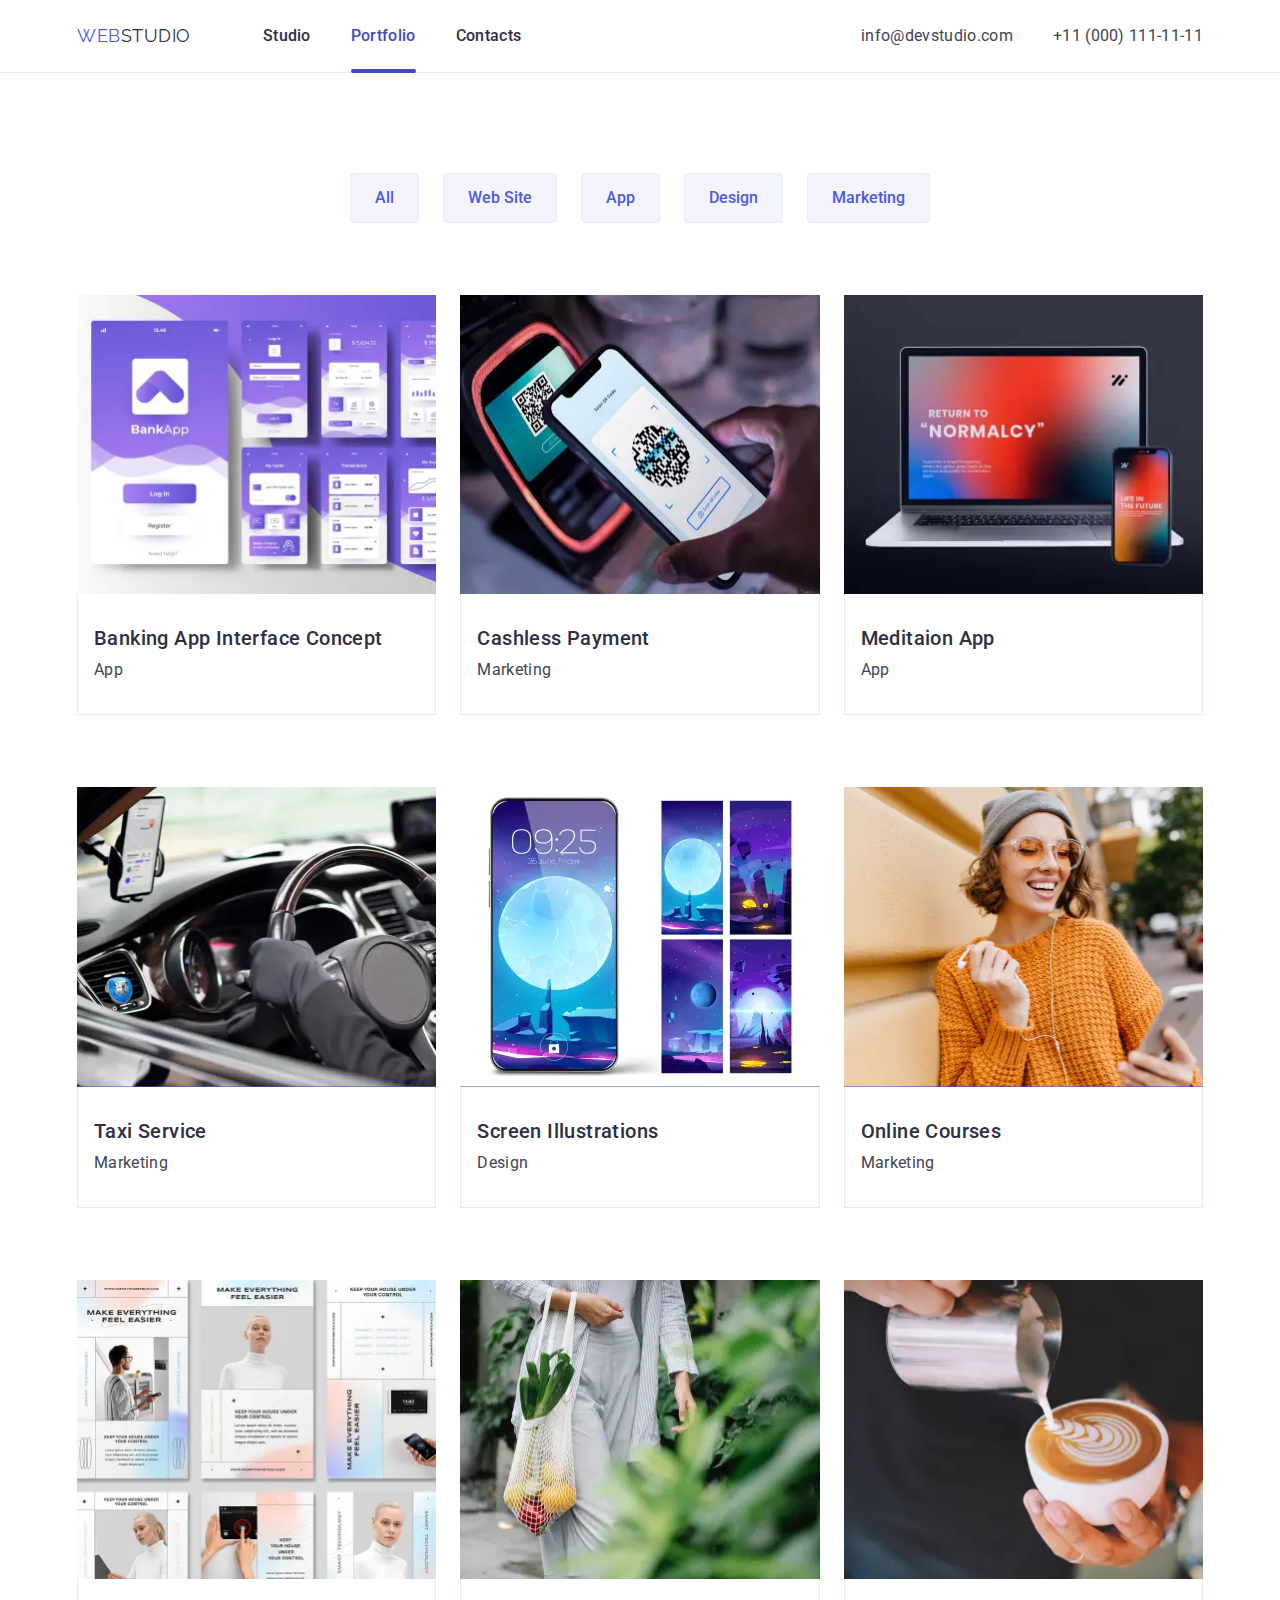
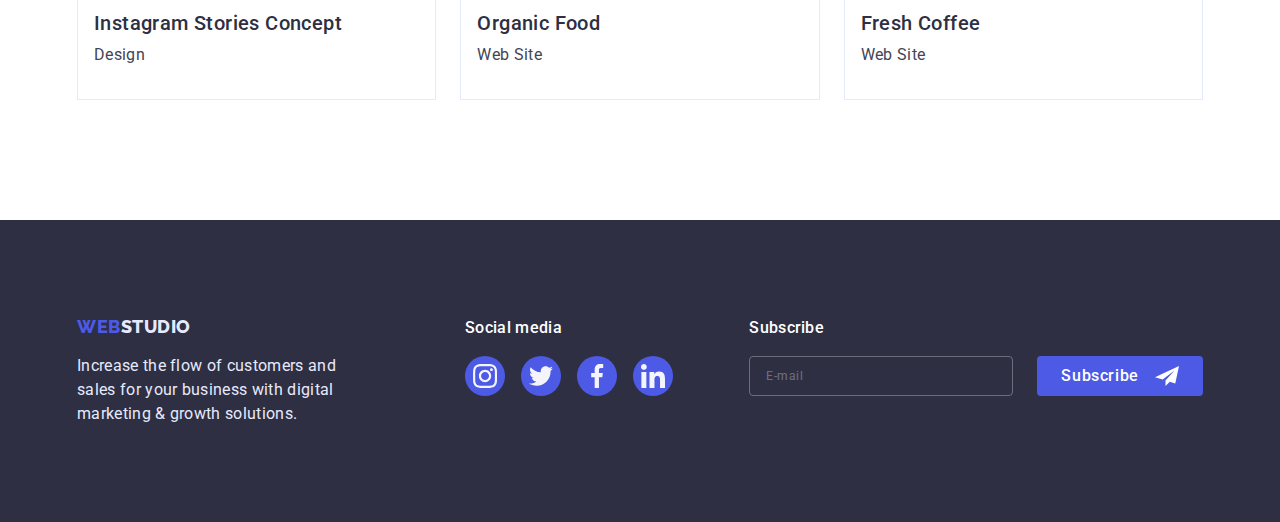
<file: portfolio.html>
<!DOCTYPE html>
<html lang="en">
  <head>
    <meta charset="UTF-8" />
    <meta http-equiv="X-UA-Compatible" content="IE=edge" />
    <meta name="viewport" content="width=device-width, initial-scale=1.0" />
    <title>Document</title>
    <link
      href="https://fonts.googleapis.com/css2?family=Raleway:wght@800&family=Roboto:wght@400;500;700;900&display=swap"
      rel="stylesheet"
    />
    <link
      rel="stylesheet"
      href="https://cdnjs.cloudflare.com/ajax/libs/modern-normalize/1.0.0/modern-normalize.min.css"
    />

    <link rel="stylesheet" href="./css/styles.css" />
  </head>
  <body class="body">
    <header class="header page-header">
      <div class="container header-flex">
        <nav class="site-nav">
          <a href="./index.html" class="logo">Web<span>Studio</span></a>
          <ul class="nav-item">
            <li>
              <a href="./index.html" class="nav-header current-hidden"
                >Studio</a
              >
            </li>
            <li>
              <a href="./portfolio.html" class="nav-header current"
                >Portfolio</a
              >
            </li>
            <li><a href="" class="nav-header current-hidden">Contacts</a></li>
          </ul>
        </nav>
        <address class="adress-container">
          <ul class="adress">
            <li>
              <a href="mailto:info@devstudio.com" class="adress-list"
                >info@devstudio.com</a
              >
            </li>
            <li>
              <a href="tel:+110001111111" class="adress-list"
                >+11 (000) 111-11-11</a
              >
            </li>
          </ul>
        </address>
        <button type="button" class="mobile-menu-open js-open-menu">
          <svg class="burger" width="32" height="22">
            <use
              href="./images/symbol-defs.svg#charm-menu-hamburger--converted"
            ></use>
          </svg>
        </button>
      </div>
      <div class="mobile-menu js-menu-container">
        <div class="container mobile-menu-container">
          <button class="mobile-menu-close-btn js-close-menu">
            <svg class="mobile-menu-close-icon" width="8" height="8">
              <use href="./images/symbol-defs.svg#close-black-min"></use>
            </svg>
          </button>
          <ul class="nav-mobile-menu-list">
            <li class="nav-mobile-menu-item">
              <a
                href="./index.html"
                class="nav-mobile-menu-link current-mob-menu"
                >Studio</a
              >
            </li>
            <li class="nav-mobile-menu-item">
              <a href="./portfolio.html" class="nav-mobile-menu-link"
                >Portfolio</a
              >
            </li>
            <li class="nav-mobile-menu-item">
              <a href="./portfolio.html" class="nav-mobile-menu-link"
                >Contacts</a
              >
            </li>
          </ul>
          <div class="menu-mob-contacts-container">
            <ul class="menu-mob-contacts">
              <li class="menu-mob-contacts-item">
                <a href="tel:+110001111111" class="menu-mob-contacts-tel"
                  >+11 (000) 111-11-11</a
                >
              </li>
              <li class="menu-mob-contacts-item">
                <a
                  href="mailto:info@devstudio.com"
                  class="menu-mob-contacts-mail"
                  >info@devstudio.com</a
                >
              </li>
            </ul>
            <ul class="menu-mob-social-media">
              <li class="menu-mob-social-media-item">
                <a href="" class="menu-mob-social-media-link">
                  <svg class="menu-mob-social-icon" width="24" height="24">
                    <use
                      href="./images/symbol-defs.svg#instagram-footer-min"
                    ></use>
                  </svg>
                </a>
              </li>
              <li class="menu-mob-social-media-item">
                <a href="" class="menu-mob-social-media-link">
                  <svg class="menu-mob-social-icon" width="24" height="24">
                    <use
                      href="./images/symbol-defs.svg#twitter-footer-min"
                    ></use>
                  </svg>
                </a>
              </li>
              <li class="menu-mob-social-media-item">
                <a href="" class="menu-mob-social-media-link">
                  <svg class="menu-mob-social-icon" width="24" height="24">
                    <use
                      href="./images/symbol-defs.svg#facebook-footer-min"
                    ></use>
                  </svg>
                </a>
              </li>
              <li class="menu-mob-social-media-item">
                <a href="" class="menu-mob-social-media-link">
                  <svg class="menu-mob-social-icon" width="24" height="24">
                    <use
                      href="./images/symbol-defs.svg#linkedin-footer-min"
                    ></use>
                  </svg>
                </a>
              </li>
            </ul>
          </div>
        </div>
      </div>
    </header>
    <main>
      <!-- PORTFOLIO -->
      <section class="portfolio section">
        <div class="container">
          <h1 class="title-portfolio hidden">Porfolio</h1>
          <!-- filter  -->
          <ul class="filter-btns">
            <li class="filter-btn">
              <button type="button" class="button-all button-filter">
                All
              </button>
            </li>
            <li class="filter-btn">
              <button type="button" class="button-webs button-filter">
                Web Site
              </button>
            </li>
            <li class="filter-btn">
              <button type="button" class="button-app button-filter">
                App
              </button>
            </li>
            <li class="filter-btn">
              <button type="button" class="button-desighn button-filter">
                Design
              </button>
            </li>
            <li class="filter-btn">
              <button type="button" class="button-marketing button-filter">
                Marketing
              </button>
            </li>
          </ul>
          <!-- portfolio-examples  -->
          <ul class="examples-portfolio">
            <li class="portf-exampl-item">
              <a class="portf-item-link" href="">
                <div class="thumb">
                  <picture>
                    <source
                      srcset="
                        ./images/banking-app-desktop-webp.webp    1x,
                        ./images/banking-app-desktop@2x-webp.webp 2x
                      "
                      media="(min-width: 1200px)"
                      type="image/webp"
                    />

                    <source
                      srcset="
                        ./images/banking-app-desktop-min.jpg    1x,
                        ./images/banking-app-desktop@2x-min.jpg 2x
                      "
                      media="(min-width: 1200px)"
                    />

                    <source
                      srcset="
                        ./images/banking-app-tablet-webp.webp    1x,
                        ./images/banking-app-tablet@2x-webp.webp 2x
                      "
                      media="(min-width: 768px)"
                      type="image/webp"
                    />

                    <source
                      srcset="
                        ./images/banking-app-tablet-min.jpg    1x,
                        ./images/banking-app-tablet@2x-min.jpg 2x
                      "
                      media="(min-width: 768px)"
                    />

                    <source
                      srcset="
                        ./images/banking-app-mobile-webp.webp  1x,
                        ./images/banking-app-mobile@2x-v2.webp 2x
                      "
                      media="(max-width: 768px)"
                      type="image/webp"
                    />

                    <source
                      srcset="./images/banking-app-mobile@2x-min.jpg 2x"
                      media="(max-width: 768px)"
                    />

                    <img
                      src="./images/banking-app-mobile-min.jpg"
                      alt="banking app interface"
                      class="image"
                    />
                  </picture>
                  <div class="overlay">
                    <p class="overlay-text">
                      14 Stylish and User-Friendly App Design Concepts · Task
                      Manager App · Calorie Tracker App · Exotic Fruit Ecommerce
                      App · Cloud Storage App
                    </p>
                  </div>
                </div>
                <div class="exampl-text-container">
                  <h2 class="exampl-title">Banking App Interface Concept</h2>
                  <p class="example-text">App</p>
                </div>
              </a>
            </li>
            <li class="portf-exampl-item">
              <a class="portf-item-link" href="">
                <div class="thumb">
                  <picture>
                    <source
                      srcset="
                        ./images/cashless-payment-desktop-webp.webp    1x,
                        ./images/cashless-payment-desktop@2x-webp.webp 2x
                      "
                      media="(min-width: 1200px)"
                      type="image/webp"
                    />

                    <source
                      srcset="
                        ./images/cashless-payment-desktop-min.jpg    1x,
                        ./images/cashless-payment-desktop@2x-min.jpg 2x
                      "
                      media="(min-width: 1200px)"
                    />

                    <source
                      srcset="
                        ./images/cashless-payment-tablet-webp.webp    1x,
                        ./images/cashless-payment-tablet@2x-webp.webp 2x
                      "
                      media="(min-width: 768px)"
                      type="image/webp"
                    />

                    <source
                      srcset="
                        ./images/cashless-payment-tablet-min.jpg    1x,
                        ./images/cashless-payment-tablet@2x-min.jpg 2x
                      "
                      media="(min-width: 768px)"
                    />

                    <source
                      srcset="
                        ./images/cash-less-payment-app-mobile-webp.webp    1x,
                        ./images/cash-less-payment-app-mobile@2x-webp.webp 2x
                      "
                      media="(max-width: 768px)"
                      type="image/webp"
                    />

                    <source
                      srcset="
                        ./images/cash-less-payment-app-mobile@2x-min.jpg 2x
                      "
                      media="(max-width: 768px)"
                    />

                    <img
                      src="./images/cash-less-payment-app-mobile-min.jpg"
                      alt="cashless paiment app intrerface"
                      class="image"
                    />
                  </picture>
                  <div class="overlay">
                    <p class="overlay-text">
                      14 Stylish and User-Friendly App Design Concepts · Task
                      Manager App · Calorie Tracker App · Exotic Fruit Ecommerce
                      App · Cloud Storage App
                    </p>
                  </div>
                </div>
                <div class="exampl-text-container">
                  <h2 class="exampl-title">Cashless Payment</h2>
                  <p class="example-text">Marketing</p>
                </div>
              </a>
            </li>
            <li class="portf-exampl-item">
              <a class="portf-item-link" href="">
                <div class="thumb">
                  <picture>
                    <source
                      srcset="
                        ./images/meditation-app-desktop-webp.webp    1x,
                        ./images/meditation-app-desktop@2x-webp.webp 2x
                      "
                      media="(min-width: 1200px)"
                      type="image/webp"
                    />

                    <source
                      srcset="
                        ./images/meditation-app-desktop-min.jpg    1x,
                        ./images/meditation-app-desktop@2x-min.jpg 2x
                      "
                      media="(min-width: 1200px)"
                    />

                    <source
                      srcset="
                        ./images/meditation-app-tablet-webp.webp    1x,
                        ./images/meditation-app-tablet@2x-webp.webp 2x
                      "
                      media="(min-width: 768px)"
                      type="image/webp"
                    />

                    <source
                      srcset="
                        ./images/meditation-app-tablet-min.jpg    1x,
                        ./images/meditation-app-tablet@2x-min.jpg 2x
                      "
                      media="(min-width: 768px)"
                    />

                    <source
                      srcset="
                        ./images/meditation-app-mobile-webp.webp    1x,
                        ./images/meditation-app-mobile@2x-webp.webp 2x
                      "
                      media="(max-width: 768px)"
                      type="image/webp"
                    />

                    <source
                      srcset="./images/meditation-app-mobile@2x-min.jpg 2x"
                      media="(max-width: 768px)"
                    />

                    <img
                      src="./images/meditation-app-mobile-min.jpg"
                      alt="meditation app"
                      class="image"
                    />
                  </picture>
                  <div class="overlay">
                    <p class="overlay-text">
                      14 Stylish and User-Friendly App Design Concepts · Task
                      Manager App · Calorie Tracker App · Exotic Fruit Ecommerce
                      App · Cloud Storage App
                    </p>
                  </div>
                </div>
                <div class="exampl-text-container">
                  <h2 class="exampl-title">Meditaion App</h2>
                  <p class="example-text">App</p>
                </div>
              </a>
            </li>
            <li class="portf-exampl-item">
              <a class="portf-item-link" href="">
                <div class="thumb">
                  <picture>
                    <source
                      srcset="
                        ./images/taxi-service-desktop-webp.webp    1x,
                        ./images/taxi-service-desktop@2x-webp.webp 2x
                      "
                      media="(min-width: 1200px)"
                      type="image/webp"
                    />

                    <source
                      srcset="
                        ./images/taxi-service-desktop-min.jpg    1x,
                        ./images/taxi-service-desktop@2x-min.jpg 2x
                      "
                      media="(min-width: 1200px)"
                    />

                    <source
                      srcset="
                        ./images/taxi-service-tablet-webp.webp    1x,
                        ./images/taxi-service-tablet@2x-webp.webp 2x
                      "
                      media="(min-width: 768px)"
                      type="image/webp"
                    />

                    <source
                      srcset="
                        ./images/taxi-service-tablet-min.jpg    1x,
                        ./images/taxi-service-tablet@2x-min.jpg 2x
                      "
                      media="(min-width: 768px)"
                    />

                    <source
                      srcset="
                        ./images/taxi-service-mobile-webp.webp    1x,
                        ./images/taxi-service-mobile@2x-webp.webp 2x
                      "
                      media="(max-width: 768px)"
                      type="image/webp"
                    />

                    <source
                      srcset="./images/taxi-service-mobile@2x-min.jpg 2x"
                      media="(max-width: 768px)"
                    />

                    <img
                      src="./images/taxi-service-mobile-min.jpg"
                      alt="taxi photo"
                      class="image"
                    />
                  </picture>
                  <div class="overlay">
                    <p class="overlay-text">
                      14 Stylish and User-Friendly App Design Concepts · Task
                      Manager App · Calorie Tracker App · Exotic Fruit Ecommerce
                      App · Cloud Storage App
                    </p>
                  </div>
                </div>
                <div class="exampl-text-container">
                  <h2 class="exampl-title">Taxi Service</h2>
                  <p class="example-text">Marketing</p>
                </div>
              </a>
            </li>
            <li class="portf-exampl-item">
              <a class="portf-item-link" href="">
                <div class="thumb">
                  <picture>
                    <source
                      srcset="
                        ./images/screen-ilustrations-desktop-webp.webp    1x,
                        ./images/screen-ilustrations-desktop@2x-webp.webp 2x
                      "
                      media="(min-width: 1200px)"
                      type="image/webp"
                    />

                    <source
                      srcset="
                        ./images/screen-ilustrations-desktop-min.jpg    1x,
                        ./images/screen-ilustrations-desktop@2x-min.jpg 2x
                      "
                      media="(min-width: 1200px)"
                    />

                    <source
                      srcset="
                        ./images/screen-ilustrations-tablet-webp.webp    1x,
                        ./images/screen-ilustrations-tablet@2x-webp.webp 2x
                      "
                      media="(min-width: 768px)"
                      type="image/webp"
                    />

                    <source
                      srcset="
                        ./images/screen-ilustrations-tablet-min.jpg    1x,
                        ./images/screen-ilustrations-tablet@2x-min.jpg 2x
                      "
                      media="(min-width: 768px)"
                    />

                    <source
                      srcset="
                        ./images/screen-ilustrations-desighn-mobile-webp.webp    1x,
                        ./images/screen-ilustrations-desighn-mobile@2x-webp.webp 2x
                      "
                      media="(max-width: 768px)"
                      type="image/webp"
                    />

                    <source
                      srcset="
                        ./images/screen-ilustrations-desighn-mobile@2x-min.jpg 2x
                      "
                      media="(max-width: 768px)"
                    />

                    <img
                      src="./images/screen-ilustrations-desighn-mobile-min.jpg"
                      alt="screen illustrations app"
                      class="image"
                    />
                  </picture>
                  <div class="overlay">
                    <p class="overlay-text">
                      14 Stylish and User-Friendly App Design Concepts · Task
                      Manager App · Calorie Tracker App · Exotic Fruit Ecommerce
                      App · Cloud Storage App
                    </p>
                  </div>
                </div>
                <div class="exampl-text-container">
                  <h2 class="exampl-title">Screen Illustrations</h2>
                  <p class="example-text">Design</p>
                </div>
              </a>
            </li>
            <li class="portf-exampl-item">
              <a class="portf-item-link" href="">
                <div class="thumb">
                  <picture>
                    <source
                      srcset="
                        ./images/online-courses-desktop-webp.webp    1x,
                        ./images/online-courses-desktop@2x-webp.webp 2x
                      "
                      media="(min-width: 1200px)"
                      type="image/webp"
                    />

                    <source
                      srcset="
                        ./images/online-courses-desktop-min.jpg    1x,
                        ./images/online-courses-desktop@2x-min.jpg 2x
                      "
                      media="(min-width: 1200px)"
                    />

                    <source
                      srcset="
                        ./images/online-coursec-tablet-webp.webp    1x,
                        ./images/online-coursec-tablet@2x-webp.webp 2x
                      "
                      media="(min-width: 768px)"
                      type="image/webp"
                    />

                    <source
                      srcset="
                        ./images/online-coursec-tablet-min.jpg    1x,
                        ./images/online-coursec-tablet@2x-min.jpg 2x
                      "
                      media="(min-width: 768px)"
                    />

                    <source
                      srcset="
                        ./images/online-courses-mobile-webp.webp    1x,
                        ./images/online-courses-mobile@2x-webp.webp 2x
                      "
                      media="(max-width: 768px)"
                      type="image/webp"
                    />

                    <source
                      srcset="./images/online-courses-mobile@2x-min.jpg 2x"
                      media="(max-width: 768px)"
                    />
                    <img
                      src="./images/online-courses-mobile-min.jpg"
                      alt="woman smiling"
                      class="image"
                    />
                  </picture>
                  <div class="overlay">
                    <p class="overlay-text">
                      14 Stylish and User-Friendly App Design Concepts · Task
                      Manager App · Calorie Tracker App · Exotic Fruit Ecommerce
                      App · Cloud Storage App
                    </p>
                  </div>
                </div>
                <div class="exampl-text-container">
                  <h2 class="exampl-title">Online Courses</h2>
                  <p class="example-text">Marketing</p>
                </div>
              </a>
            </li>
            <li class="portf-exampl-item">
              <a class="portf-item-link" href="">
                <div class="thumb">
                  <picture>
                    <source
                      srcset="
                        ./images/instagram-stories-concept-desktop-webp.webp    1x,
                        ./images/instagram-stories-concept-desktop@2x-webp.webp 2x
                      "
                      media="(min-width: 1200px)"
                      type="image/webp"
                    />

                    <source
                      srcset="
                        ./images/instagram-stories-concept-desktop-min.jpg    1x,
                        ./images/instagram-stories-concept-desktop@2x-min.jpg 2x
                      "
                      media="(min-width: 1200px)"
                    />

                    <source
                      srcset="
                        ./images/instagram-stories-concept-tablet-webp.webp    1x,
                        ./images/instagram-stories-concept-tablet@2x-webp.webp 2x
                      "
                      media="(min-width: 768px)"
                      type="image/webp"
                    />

                    <source
                      srcset="
                        ./images/instagram-stories-concept-tablet-min.jpg    1x,
                        ./images/instagram-stories-concept-tablet@2x-min.jpg 2x
                      "
                      media="(min-width: 768px)"
                    />

                    <source
                      srcset="
                        ./images/instagram-stories-mobile-webp.webp    1x,
                        ./images/instagram-stories-mobile@2x-webp.webp 2x
                      "
                      media="(max-width: 768px)"
                      type="image/webp"
                    />

                    <source
                      srcset="./images/instagram-stories-mobile@2x-min.jpg 2x"
                      media="(max-width: 768px)"
                    />
                    <img
                      src="./images/instagram-stories-mobile-min.jpg"
                      alt="instagram stiries concept app"
                      class="image"
                    />
                  </picture>
                  <div class="overlay">
                    <p class="overlay-text">
                      14 Stylish and User-Friendly App Design Concepts · Task
                      Manager App · Calorie Tracker App · Exotic Fruit Ecommerce
                      App · Cloud Storage App
                    </p>
                  </div>
                </div>
                <div class="exampl-text-container">
                  <h2 class="exampl-title">Instagram Stories Concept</h2>
                  <p class="example-text">Design</p>
                </div>
              </a>
            </li>
            <li class="portf-exampl-item">
              <a class="portf-item-link" href="">
                <div class="thumb">
                  <picture>
                    <source
                      srcset="
                        ./images/organic-food-desktop-webp.webp    1x,
                        ./images/organic-food-desktop@2x-webp.webp 2x
                      "
                      media="(min-width: 1200px)"
                      type="image/webp"
                    />

                    <source
                      srcset="
                        ./images/organic-food-desktop-min.jpg    1x,
                        ./images/organic-food-desktop@2x-min.jpg 2x
                      "
                      media="(min-width: 1200px)"
                    />

                    <source
                      srcset="
                        ./images/organic-food-tablet-webp.webp    1x,
                        ./images/organic-food-tablet@2x-webp.webp 2x
                      "
                      media="(min-width: 768px)"
                      type="image/webp"
                    />

                    <source
                      srcset="
                        ./images/organic-food-tablet-min.jpg    1x,
                        ./images/organic-food-tablet@2x-min.jpg 2x
                      "
                      media="(min-width: 768px)"
                    />

                    <source
                      srcset="
                        ./images/organic-food-mobile-webp.webp    1x,
                        ./images/organic-food-mobile@2x-webp.webp 2x
                      "
                      media="(max-width: 768px)"
                      type="image/webp"
                    />

                    <source
                      srcset="./images/organic-food-mobile@2x-min.jpg 2x"
                      media="(max-width: 768px)"
                    />

                    <img
                      src="./images/organic-food-mobile-min.jpg"
                      alt="woman with organic food"
                      class="image"
                    />
                  </picture>
                  <div class="overlay">
                    <p class="overlay-text">
                      14 Stylish and User-Friendly App Design Concepts · Task
                      Manager App · Calorie Tracker App · Exotic Fruit Ecommerce
                      App · Cloud Storage App
                    </p>
                  </div>
                </div>
                <div class="exampl-text-container">
                  <h2 class="exampl-title">Organic Food</h2>
                  <p class="example-text">Web Site</p>
                </div>
              </a>
            </li>
            <li class="portf-exampl-item">
              <a class="portf-item-link" href="">
                <div class="thumb">
                  <picture>
                    <source
                      srcset="
                        ./images/fresh-coffe-desktop-webp.webp    1x,
                        ./images/fresh-coffe-desktop@2x-webp.webp 2x
                      "
                      media="(min-width: 1200px)"
                      type="image/webp"
                    />

                    <source
                      srcset="
                        ./images/fresh-coffe-desktop-min.jpg    1x,
                        ./images/fresh-coffe-desktop@2x-min.jpg 2x
                      "
                      media="(min-width: 1200px)"
                    />

                    <source
                      srcset="
                        ./images/fresh-coffe-tablet-webp.webp    1x,
                        ./images/fresh-coffe-tablet@2x-webp.webp 2x
                      "
                      media="(min-width: 768px)"
                      type="image/webp"
                    />

                    <source
                      srcset="
                        ./images/fresh-coffe-tablet-min.jpg    1x,
                        ./images/fresh-coffe-tablet@2x-min.jpg 2x
                      "
                      media="(min-width: 768px)"
                    />

                    <source
                      srcset="
                        ./images/fresh-coffe-mobile-webp.webp    1x,
                        ./images/fresh-coffe-mobile@2x-webp.webp 2x
                      "
                      media="(max-width: 768px)"
                      type="image/webp"
                    />

                    <source
                      srcset="./images/fresh-coffe-mobile@2x-min.jpg 2x"
                      media="(max-width: 768px)"
                    />
                    <img
                      src="./images/fresh-coffe-mobile-min.jpg"
                      alt="a cup of coffee"
                      class="image"
                    />
                  </picture>
                  <div class="overlay">
                    <p class="overlay-text">
                      14 Stylish and User-Friendly App Design Concepts · Task
                      Manager App · Calorie Tracker App · Exotic Fruit Ecommerce
                      App · Cloud Storage App
                    </p>
                  </div>
                </div>
                <div class="exampl-text-container">
                  <h2 class="exampl-title">Fresh Coffee</h2>
                  <p class="example-text">Web Site</p>
                </div>
              </a>
            </li>
          </ul>
        </div>
      </section>
    </main>
    <!-- FOOTER  -->
    <footer class="footer">
      <div class="container">
        <div class="footer-flex-container">
          <div class="footer-flex">
            <a href="./index.html" class="logo-footer"
              >Web<span>Studio</span></a
            >
            <p>
              Increase the flow of customers and sales for your business with
              digital marketing & growth solutions.
            </p>
          </div>
          <div class="social-media-container">
            <p>Social media</p>
            <ul class="social-media-list">
              <li>
                <a class="footer-social-icon" href="">
                  <svg class="footer-icon-svg" width="24" height="24">
                    <use
                      href="./images/symbol-defs.svg#instagram-footer-min"
                    ></use>
                  </svg>
                </a>
              </li>
              <li>
                <a class="footer-social-icon" href="">
                  <svg class="footer-icon-svg" width="24" height="24">
                    <use
                      href="./images/symbol-defs.svg#twitter-footer-min"
                    ></use>
                  </svg>
                </a>
              </li>
              <li>
                <a class="footer-social-icon" href="">
                  <svg class="footer-icon-svg" width="24" height="24">
                    <use
                      href="./images/symbol-defs.svg#facebook-footer-min"
                    ></use>
                  </svg>
                </a>
              </li>
              <li>
                <a class="footer-social-icon" href="">
                  <svg class="footer-icon-svg" width="24" height="24">
                    <use
                      href="./images/symbol-defs.svg#linkedin-footer-min"
                    ></use>
                  </svg>
                </a>
              </li>
            </ul>
          </div>
          <form class="form-footer-subscribe">
            <div class="footer-subscribe-container">
              <label for="subscribe" class="label-subscriber">Subscribe</label>
              <input
                class="footer-cubscr-input"
                name="email"
                type="email"
                id="subscribe"
                placeholder="E-mail"
              />
            </div>

            <button type="submit" class="subscribe-button-footer">
              Subscribe<svg width="24" height="24" class="svg-button-subscr">
                <use href="./images/symbol-defs.svg#paper-plane-min"></use>
              </svg>
            </button>
          </form>
        </div>
      </div>
    </footer>
    <script src="./js/mobile-menu.js"></script>
  </body>
</html>
</file>
<file: css/styles.css>
:root {
    --primary-brand-button-color: #4D5AE5;
    --pressed-hover-button-color: #404BBF;
    --hover-navigation-adress: #404BBF;
    --headings-dark-color: #2E2F42;
    --success-valid-fields-color: #31D0AA;
    --body-text-color: #434455;
    --subtle-text-color: #8E8F99;
    --accent-color: #E7E9FC;
    --modal-overlay-color: #2E2F42;
    --hero-one-background-color: #2E2F42;
    --hero-text-color: #ffffff; 
    --background-header-color:#E7E9FC;
    --backgroung-footer-color: #2E2F42;
    --footer-text-color: #E7E9FC;
    --button-text-hover-color: #ffffff;
    --light-mode-backgrounds: #F4F4FD;
    --footer-icons-social-buttons:rgba(255, 255, 255, 0.1);
    --modal-background-color:#fcfcfc;
    --transform-cubik:cubic-bezier(0.4, 0, 0.2, 1);
}
p {
   margin-top: 0;
   margin-bottom: 0;
}

  /* BODY  */

  body {
    font-family: Roboto, sans-serif; 
    letter-spacing: 0.02em; 
    font-size: 16px;
    line-height: 1.5;
    color:var(--body-text-color);
       }

.container {
padding-left: 16px;
padding-right: 16px;
/* outline: 1px solid red; */
max-width: 427px;
margin-left: auto;
margin-right: auto;

}

@media screen and (min-width: 428px) { 
    .container {
        max-width: none;
        width: 427px;
        
    }
    
}

@media screen and (min-width: 768px) {
    .container {
        width: 768px;
        padding-left: 16px;
        padding-right: 16px;
        
    }
        
}

@media screen and (min-width: 1200px) {
    .container {
        width: 1158px;
        margin-left: auto;
       margin-right: auto;
        
    }
        

}



/* HEADER */




@media screen and (max-width: 767px) { 
    .nav-item {display: none;     
        }  
    .adress {
         display: none;
         
        }
}









.page-header {
    border-bottom: 1px solid var(--accent-color);
    
}

.header-flex {
    padding-top: 24px;
    padding-bottom: 22px;
    display: flex; 
    justify-content: space-between;  
   
   
}
.mobile-menu-open {
    padding:0px;
    display: flex;
    justify-content: center;
    align-items: center;
    background-color: white;
    outline: none;
    border: none;
    transition: background-color 250ms cubic-bezier(0.4, 0, 0.2, 1), fill 250ms cubic-bezier(0.4, 0, 0.2, 1);
}

.mobile-menu-open:focus {
    background-color: var(--pressed-hover-button-color);
    fill: white;
    
}




.site-nav { 
    display: flex;
    align-items: center; }
/* -Logo- */
.logo { margin-right:76px; color:var(--primary-brand-button-color); font-family: Raleway, sans-serif; letter-spacing: 0.03em; font-size: 18px;
    line-height: 1.33; text-transform: uppercase;
    text-decoration: none;}
.logo>span {color:var(--headings-dark-color); }

@media screen and (min-width: 768px) {

    .logo {
        margin-right: 120px;
    }

    .header .header-flex {
        padding-top: 0;
        padding-bottom: 0;
    }

    .page-header {
        padding-top: 0;
        padding-bottom: 0;
    }

    .nav-item {
        display: flex;
        padding-left: 0px;
    }

    .nav-item li {
        margin-right: 40px;
    }

    .nav-item li:last-child {
        margin-right: 0;
    }

    .nav-header {
        color: var(--headings-dark-color);
        font-weight: 500;
        transition: color 250ms cubic-bezier(0.4, 0, 0.2, 1);
    }

    .nav-header:hover {
        color: var(--hover-navigation-adress);
    }

    .nav-header:focus {
        color: var(--hover-navigation-adress);
    }

    .nav-item .nav-header {
        display: block;
        padding-top: 24px;
        padding-bottom: 24px;
    }

    .current {
        position: relative;
        color: var(--hover-navigation-adress);
    }

    .current::after {
        content: '';
        position: absolute;
        bottom: -1px;
        left: 0;
        opacity: 1;
        width: 100%;
        height: 4px;
        border-radius: 2px;
        background-color: var(--pressed-hover-button-color);

    }

    .current-hidden {
        position: relative;

    }

    .current-hidden::after {
        content: '';
        position: absolute;
        bottom: -1px;
        left: 0;
        opacity: 0;
        width: 100%;
        height: 4px;
        border-radius: 2px;
        background-color: var(--pressed-hover-button-color);
        transition: opacity 250ms cubic-bezier(0.4, 0, 0.2, 1);
    }

    .current-hidden:hover::after {
        opacity: 1;
    }

    .current-hidden:focus::after {
        opacity: 1;
    }



    .header-flex>.mobile-menu-open {
        display: none;
    }

    .header ul {
        list-style: none;
        margin-top: 0;
        margin-bottom: 0;
    }

    .header a {
        text-decoration: none;
    }

    .adress {

        padding-left: 0px;
        padding-top: 16px;
        display: block;
    }



    .adress li:first-child {
        margin-left: 0px;
        margin-bottom: 12px;
    }

    .adress-list {
        display: block;

        color: var(--body-text-color);
        font-style: normal;
        font-size: 12px;
        line-height: 1.16;


        padding: 0;


        transition: color 250ms cubic-bezier(0.4, 0, 0.2, 1);
    }

    .adress-list:hover {
        color: var(--hover-navigation-adress);
    }

    .adress-list:focus {
        color: var(--hover-navigation-adress);
    }

}

@media screen and (min-width: 1200px) {

    .logo {
        margin-right: 72px;
    }

   .adress-container {
        display: flex;
        align-items: center;
    }

    .adress {
        display: flex;
        align-items: center;
        padding: 0;

    }


    .adress-list {

        font-size: 16px;
        margin-left: 40px;
    }

    .adress li:first-child {
        margin-bottom: 0;
    }


}


/* MOBILE-MENU */

.mobile-menu {
    position: fixed;
    width: 100%;
    height: 100%;
    top: 0;
    left: 0;
    z-index: 1000;
    background-color: var(--modal-background-color);
    
    opacity: 0;
    visibility: hidden;
    pointer-events: none;
    transition: opacity 250ms cubic-bezier(0.4, 0, 0.2, 1), visibility 250ms cubic-bezier(0.4, 0, 0.2, 1);
    
} 
.mobile-menu.is-open {
    opacity: 1;
        visibility: visible;
        pointer-events: auto;
}

.mobile-menu-container {
    height: 100%;
    position: relative;
    display: flex;
    flex-direction: column;
    justify-content: space-between;
    padding-left: 40px;
    padding-right: 40px;
    padding-bottom: 40px;
    padding-top: 80px;
}

.mobile-menu-close-btn {

    position: absolute;
    right: 24px;
    top: 24px;
    width: 24px;
    height: 24px;
    border-radius: 50%;
    border: 1px solid var(--accent-color);
    background-color: transparent;
    display: flex;
    justify-content: center;
    align-items: center;
    cursor: pointer;
    transition: background-color 250ms cubic-bezier(0.4, 0, 0.2, 1), border-color 250ms cubic-bezier(0.4, 0, 0.2, 1);

}

.mobile-menu-close-icon {
   fill: var(--hero-one-background-color);
    transition: fill 250ms cubic-bezier(0.4, 0, 0.2, 1);
}

.mobile-menu-close-btn:focus, .mobile-menu-close-btn:hover  {
    background-color: var(--pressed-hover-button-color);
    border-color: var(--pressed-hover-button-color);
    outline: none;

}
 .mobile-menu-close-btn:focus 
 .mobile-menu-close-icon {
    fill: var(--button-text-hover-color);
}

.mobile-menu-close-btn:hover .mobile-menu-close-icon {
    fill: var(--button-text-hover-color);
}
.nav-mobile-menu-list {
    list-style: none;
    padding: 0;
    margin-top: 0;
    margin-bottom: auto;
}
.nav-mobile-menu-item:not(:last-child) {

    margin-bottom: 40px;
}




.nav-mobile-menu-link {
    display: block;
    text-decoration: none;
    color: var(--headings-dark-color);
    font-weight: 700;
    font-size: 36px;
    line-height: 1.11;
    letter-spacing: 0.02em;
    transition: color 250ms cubic-bezier(0.4, 0, 0.2, 1);


}

.current-mob-menu {
    color: var(--pressed-hover-button-color);
}



.nav-mobile-menu-link:focus {
    color: var(--pressed-hover-button-color);
    outline: none;
}
.nav-mobile-menu-link:hover {
    color: var(--pressed-hover-button-color);
    outline: none;
}

.menu-mob-contacts {

    list-style: none;
    padding: 0;
    margin-top: 0;
    margin-bottom: 48px;
}

.menu-mob-contacts-tel {
   display: block;
    text-decoration: none;
    font-family: 'Roboto';
    font-style: normal;
    font-weight: 700;
    font-size: 36px;
    line-height: 1.11;
    letter-spacing: 0.02em;
    color: var(--primary-brand-button-color);
}
.menu-mob-contacts-mail {
    display: block;
    text-decoration: none;
    font-weight: 500;
    font-size: 20px;
    line-height: 1.2;
    letter-spacing: 0.02em;
    color: var(--body-text-color);
    
}

.menu-mob-contacts-item:not(:last-child) {
    margin-bottom: 40px;
}

.menu-mob-social-media {
    display: flex;
    justify-content: space-between;
    /* flex-wrap: wrap; */
    list-style: none;
    max-width: 328px;
    margin-top: 0;
    padding-left: 0;
    /* gap: 56px; */
    margin-bottom: 0;
    
}
.menu-mob-social-media-link {
    width: 40px;
    height: 40px;
    border-radius: 50%;
    cursor: pointer;
    display: flex;
    justify-content: center;
    align-items: center;
    background-color: var(--primary-brand-button-color);
        transition: background-color 250ms cubic-bezier(0.4, 0, 0.2, 1);
}

.menu-mob-social-media-link:hover {
    background-color: var(--pressed-hover-button-color);
}

.menu-mob-social-media-link:focus {
    background-color: var(--pressed-hover-button-color);
    outline: none;
}





/* footer/ */


.footer a {
    text-decoration: none;
}

.footer {
    padding-top: 96px;
    padding-bottom: 96px;
    background-color: var(--backgroung-footer-color);
    color: var(--footer-text-color);
}

.footer-flex {
    width: 268px;
    margin-right: auto;
    margin-left: auto;
    margin-bottom: 72px;
}

.logo-footer {
    display: inline-block;
    margin-bottom: 16px;

    color: var(--primary-brand-button-color);
    font-family: 'Raleway';
    font-style: normal;
    font-weight: 800;
    font-size: 18px;
    line-height: 1.16;
    letter-spacing: 0.03em;
    text-transform: uppercase;
    
}

.logo-footer>span {
    color: var(--footer-text-color);
}

.social-media-container>p {
    margin-bottom: 16px;
    font-weight: 500;
    color: var(--button-text-hover-color);
}

.social-media-container {
    margin-right: auto;
    margin-left: auto;
    text-align: center;
    margin-bottom: 72px;

}

.social-media-list {
    padding-left: 0;
    list-style: none;
    margin: 0;
    display: flex;
    justify-content: center;
    gap: 16px;
}

.footer-social-icon {
    display: flex;
    align-items: center;
    justify-content: center;
    width: 40px;
    height: 40px;
    background-color: var(--primary-brand-button-color);
    border-radius: 50%;
    transition: background-color 250ms cubic-bezier(0.4, 0, 0.2, 1);

}

.footer-social-icon:hover,
.footer-social-icon:focus {
    background-color: var(--success-valid-fields-color);

}



.subscribe-button-footer {
    display: flex;
    gap: 16px;
    align-items: center;
    margin-right: auto;
    margin-left: auto;

    background-color: var(--primary-brand-button-color);
    color: var(--button-text-hover-color);
    border-radius: 4px;
    min-width: 165px;
    max-height: 40px;
    border: 0;
    padding: 8px 24px;
    text-align: left;

    font-family: 'Roboto';
    font-style: normal;
    font-weight: 500;
    font-size: 16px;
    letter-spacing: 0.04em;
    line-height: 1.5;
    transition: background-color 250ms cubic-bezier(0.4, 0, 0.2, 1);
    cursor: pointer;
}

.subscribe-button-footer:hover {
    background-color: var(--pressed-hover-button-color);
}

.subscribe-button-footer:focus {
    background-color: var(--pressed-hover-button-color);
}

.svg-button-subscr {
    fill: var(--button-text-hover-color);

}

.footer-subscribe-container {
    
    width:100%;
    display: flex;
    flex-direction: column;
    margin-right: auto;
    margin-left: auto;
    text-align: center;
    margin-bottom: 16px;
}



.footer-cubscr-input {
    height: 40px;
    border: 1px solid var(--button-text-hover-color);
    background-color: var(--backgroung-footer-color);
    border-radius: 4px;
    color: var(--hero-text-color);
    padding: 8px 16px;
    font-size: 12px;
    letter-spacing: 0.04em;
    line-height: 2;
    opacity: 0.3;
}

.footer-cubscr-input::placeholder {
    color: var(--hero-text-color);
    font-size: 12px;
    letter-spacing: 0.04em;
    line-height: 2;
}



.label-subscriber {
    margin-bottom: 16px;
    font-weight: 500;
    color: var(--hero-text-color);

}

@media screen and (min-width: 768px) {
  
    .footer-flex-container {
        padding-left: 108px;
            display: flex;
            gap: 24px;
            flex-wrap: wrap;
        }
    .footer-flex {
        margin-left: 0;
        margin-right: 0;
        margin-bottom: 48px;
    }
    .form-footer-subscribe {
        display: flex;
        gap: 24px;
            height: fit-content;
            align-items: end;
        
    }
    .social-media-container {
        text-align: start;
        margin: 0;
    }

    .footer-subscribe-container {
        margin-bottom: 0;
        width: 264px;
        text-align:left;
    }

}

@media screen and (min-width: 1200px) {
      
    .footer-flex-container {
            padding-left: 0;
            gap:0;
            justify-content: space-between;
        }

    .footer-flex {
           margin-right: 120px;
           margin-bottom: 0;
    }
    .social-media-container {
        margin-right: auto;
    }
}

/* MAIN */

/* Hero-Section */

.section-hero-one {
    
    text-align: center;
    margin-left: auto;
    margin-right: auto;
    padding-top: 112px;
    padding-bottom: 112px;
    max-width: 428px;
    background-image: linear-gradient(to right, rgba(46, 47, 66, 0.7), rgba(46, 47, 66, 0.7)),
        url(../images/hero-bg-mobile-min.jpg);
    background-repeat: no-repeat;
    background-position: center;
    background-size: cover;
}

@media screen and (min-device-pixel-ratio: 2) and (max-width: 767px),
       screen and (min-resolution: 192dpi) and (max-width: 767px),
       screen and (min-resolution: 2dppx) and (max-width: 767px) 
       {

        .section-hero-one {

            background-image: linear-gradient(to right, rgba(46, 47, 66, 0.7), rgba(46, 47, 66, 0.7)),
            url(../images/hero-bg-mobile@2x-min.jpg);
        
        }
       }

   .section-hero-one .hero-one {
       max-width: 320px;
       margin-top: 0;
       margin-bottom: 72px;
       margin-right: auto;
       margin-left: auto;
       color: var(--hero-text-color);
       font-size: 36px;
       line-height: 1.11;
       text-align: center;
       letter-spacing: 0.02em;
       text-transform: capitalize;
   }

   .style-button {
       min-width: 169px;
       min-height: 56px;
       border-radius: 4px;
       border: 0;
       padding: 16px 32px;
       text-align: center;

       font-family: roboto, sans-serif;
       font-style: normal;
       font-weight: 500;
       font-size: 16px;
       line-height: 1.5;
       cursor: pointer;
       background-color: var(--primary-brand-button-color);
       color: var(--button-text-hover-color);
       letter-spacing: 0.04em;

       box-shadow: 0px 4px 4px rgba(0, 0, 0, 0.15);

       transition: background-color 250ms cubic-bezier(0.4, 0, 0.2, 1);
   }

   .style-button:hover {
       background-color: var(--pressed-hover-button-color);
   }

   .style-button:focus {
       background-color: var(--pressed-hover-button-color);
       outline: none;
   }

   @media screen and (min-width: 768px) {

    .section-hero-one {
        max-width: none;
        width: 768px;
        background-image: linear-gradient(to right, rgba(46, 47, 66, 0.7), rgba(46, 47, 66, 0.7)),
                url(../images/hero-bg-tablet-min.jpg);
    }
     
     

     }


  @media screen and (min-device-pixel-ratio: 2) and (min-width: 768px),
    screen and (min-resolution: 192dpi) and (min-width: 768px),
    screen and (min-resolution: 2dppx) and (min-width: 768px) {

        .section-hero-one {
    
    
                background-image: linear-gradient(to right, rgba(46, 47, 66, 0.7), rgba(46, 47, 66, 0.7)),
                    url(../images/hero-bg-tablet@2x-min.jpg);
            }
        }


   @media screen and (min-width: 1200px) {
    
     .section-hero-one { 
        width: 100%;
         max-width: 1400px;
         
         background-image: linear-gradient(to right, rgba(46, 47, 66, 0.7), rgba(46, 47, 66, 0.7)),
             url(../images/hero-bg-desktop-min.jpg);

         padding-top: 188px;
        padding-bottom: 188px;
     }
      .section-hero-one .hero-one {
        max-width: 496px;
        font-size: 56px;
        line-height: 1.07 ;
     }
    }


    @media screen and (min-device-pixel-ratio: 2) and (min-width: px),
    screen and (min-resolution: 192dpi) and (min-width: 1200px),
    screen and (min-resolution: 2dppx) and (min-width: 1200px) {
        .section-hero-one {
       
            background-image: linear-gradient(to right, rgba(46, 47, 66, 0.7), rgba(46, 47, 66, 0.7)),
                    url(../images/hero-bg-desktop@2x-min.jpg);
            }
        }

       

.style-button {
    min-width: 169px;
    min-height: 56px; 
    border-radius: 4px;
    border: 0;
    padding: 16px 32px;
    text-align: center;
    
    font-family: roboto, sans-serif;
    font-style: normal;
    font-weight: 500;
    font-size: 16px;
    line-height: 1.5; 
    cursor: pointer; 
    background-color:var(--primary-brand-button-color); 
    color:var(--button-text-hover-color); 
    letter-spacing: 0.04em; 

    transition: background-color 250ms cubic-bezier(0.4, 0, 0.2, 1);
    }
.style-button:hover {background-color:var(--pressed-hover-button-color) ; }
.style-button:focus {background-color: var(--pressed-hover-button-color);
    } 

/* FEATURES */
.section {
    padding-top: 96px;
    padding-bottom: 96px;

}

.title {
    margin-top: 0;
    margin-bottom: 72px;

    font-family: 'Roboto';
    font-weight: 700;
    font-size: 36px;
    line-height: 1.11;
    text-align: center;
    letter-spacing: 0.02em;
    text-transform: capitalize;
    color: var(--headings-dark-color);
}

.hidden {
    display: none;
}

.features {
    color: var(--body-text-color);
   
  }

.features ul {
    list-style: none;
    margin-top: 0;
    margin-bottom: 0;
    padding-left: 0;
}

.features-item:not(:last-child) {

    margin-bottom: 72px;
}

.features-svg-container {
    display: none;
}

.headings-features {
    margin-top: 0;
    margin-bottom: 8px;
    color: var(--headings-dark-color);
    font-family: 'Roboto';
    font-weight: 700;
    font-size: 36px;
    line-height: 1.11;
    text-align: center;
}

@media screen and (min-width: 768px) {

    .features-item {
      flex-basis: calc((100% - 24px) / 2);
        }
     
    .features-flex {
     display: flex;
     flex-wrap: wrap;
     padding-left: 0px;
     justify-content: space-between;
     gap: 24px;
 }
}

@media screen and (min-width: 1200px) {


.features-flex {
    flex-wrap: nowrap;

}

    .features-item {
        width: calc((100% - 24px) / 3);
        }

    .features-flex .features-item {
        margin-bottom: 0;

    }
   
    .headings-features {
        font-weight: 500;
        font-size: 20px;
        line-height: 1.2;
        text-align: start;
        margin-bottom: 8px;
    }

    .features-svg-container {
    height: 112px;
    background-color: var(--light-mode-backgrounds);
   
    margin-bottom: 8px;
    display: flex;
    align-items: center;
    justify-content: center;
}

   
}




/* .hidden {display: none;}

.team-flex-item {
    max-width: calc((100% - 72px) / 4);
    background-color: var(--hero-text-color);
    box-shadow: 0px 1px 6px rgba(46, 47, 66, 0.08), 0px 1px 1px rgba(46, 47, 66, 0.16), 0px 2px 1px rgba(46, 47, 66, 0.08);
    border-radius: 0px 0px 4px 4px;
} */



/* What we are doing */

.examples {display: none;}


@media screen and (min-width: 1200px) {
    .examples {
        display: block;
    }
.section {
    padding-top: 120px;
    padding-bottom: 120px;
}

.examples ul {
    list-style: none;
    margin-top: 0;
    margin-bottom: 0;
}

.examples-flex {
    padding-left: 0;
    display: flex;
    justify-content: center;
    gap: 24px;
}

}



/* OUR TEAM  */
.team {
    background-color: var(--light-mode-backgrounds);
    
}

.team-flex {
    display: flex;
    flex-direction: column;
    gap: 72px;
    align-items: center;
    list-style: none;    
    padding-left: 0px;
    margin-top: 0;
    margin-bottom: 0;
    
}

.team-flex-item {
    width: 264px;
    text-align: center;
    background-color: var(--hero-text-color);
    box-shadow: 0px 1px 6px rgba(46, 47, 66, 0.08), 0px 1px 1px rgba(46, 47, 66, 0.16), 0px 2px 1px rgba(46, 47, 66, 0.08);
    border-radius: 0px 0px 4px 4px;
}



.team-text-container {
    padding-top: 32px;
    padding-bottom: 32px;
}

.social-icons-team {
    list-style: none;
    margin-top: 8px;
    padding-left: 0;
    display: flex;
    gap: 24px;
    justify-content: center;

}

.button-soc {
    display: flex;
    justify-content: center;
    align-items: center;
    border: none;
    width: 40px;
    height: 40px;
    border-radius: 50%;
    background-color: var(--primary-brand-button-color);
    transition: background-color 250ms cubic-bezier(0.4, 0, 0.2, 1);

}

.button-soc:hover,
.button-soc:focus {
    background-color: var(--pressed-hover-button-color);
}
.title-team {
    color: var(--headings-dark-color);
    margin-top: 0;
    margin-bottom: 8px;
}

@media screen and (min-width: 768px) {

    .team-flex {
            padding-left: 92px;
            padding-right: 92px;
            flex-direction: row;
            gap: 24px;
            flex-wrap: wrap;
            justify-content: center;
           
            
        }

        .team-flex-item {
            
            width: calc((100% - 24px) / 2);
            
        }
       

}

@media screen and (min-width: 1200px) {
    .team-flex {
        flex-wrap: nowrap;
        padding-left: 0;
        padding-right: 0;
    }
    
        .team-flex-item {
    
            width: calc((100% - 72px) / 4);
    
        }

}

/* CUSTOMERS  */



.customers-list {
    display: flex;
    flex-wrap: wrap;
    padding-left: 0px;
    gap: 56px 16px;
    list-style: none;
    margin: 0;
}



.button-customer {

    display: flex;
    justify-content: center;
    align-items: center;
    height: 88px;
    fill: var(--subtle-text-color);

    border: 1px solid var(--subtle-text-color);
    border-radius: 4px;
    transition: fill 250ms cubic-bezier(0.4, 0, 0.2, 1), border 250ms cubic-bezier(0.4, 0, 0.2, 1);

}

.button-customer:hover {
    fill: var(--pressed-hover-button-color);
    border: 1px solid var(--pressed-hover-button-color);
}

.button-customer:focus   {
    border: 1px solid var(--pressed-hover-button-color);
    fill: var(--pressed-hover-button-color);
    }

.customers-list-item {
    width: calc((100% - 16px) / 2);
}


@media screen and (min-width: 768px) {

    .customers-list {
        padding-left: 108px;
        padding-right: 108px;

    }
    .customers-list-item {
      width: calc((100% - 48px) / 3);
        }

    .customers-list-item:nth-last-child(-n + 3) {
        margin-bottom: 0;
    }

    
}

@media screen and (min-width: 1200px) {

    .customers-list {
        flex-wrap: nowrap;
        justify-content: space-between;
        padding-left: 0;
        padding-right: 0;
        }
    .customers-list .customers-list-item {
         width: calc((100% - 120px)/6);
         margin-bottom: 0;
    }
    
}


/*PAGE PORTFOLIO */

/* main  */

.main-page {
    
    color: var(--body-text-color);
    
}


.portfolio.section {
    padding-top: 48px;
    padding-bottom: 48px;
}
.title-portfolio { 
    margin-top: 0;
    margin-bottom: 0;}

.filter-btns {
    display: flex;
    flex-wrap: wrap;
    justify-content: start;
    padding-left: 0px;
    margin-bottom: 48px;
    list-style: none;
    margin-top: 0;
    gap: 24px;
    }
    
.button-filter {
    font-family: roboto, sans-serif;
    font-weight: 500;
    font-size: 16px;
    line-height: 1.5;
    border-radius: 4px;
    border: 1px solid var(--accent-color) ;
    min-height: 40px;   
    padding: 12px 24px;
    cursor: pointer;
        background-color: var(--light-mode-backgrounds);
        color: var(--primary-brand-button-color);
        box-shadow: 0px 0px 0px rgba(0, 0, 0, 0.1), 0px 0px 0px rgba(0, 0, 0, 0.08), 0px 0px 0px rgba(0, 0, 0, 0.12);
    transition: background-color 250ms cubic-bezier(0.4, 0, 0.2, 1), color 250ms cubic-bezier(0.4, 0, 0.2, 1), border 250ms cubic-bezier(0.4, 0, 0.2, 1), box-shadow 250ms cubic-bezier(0.4, 0, 0.2, 1) ;
    
}

 .button-filter:hover {color: var(--button-text-hover-color);
    border: 1px solid var(--pressed-hover-button-color);
    background-color: var(--pressed-hover-button-color); 
    box-shadow: 0px 3px 1px rgba(0, 0, 0, 0.1), 0px 2px 1px rgba(0, 0, 0, 0.08), 0px 2px 2px rgba(0, 0, 0, 0.12);
    
}
 .button-filter:focus {color: var(--button-text-hover-color);
    border: 1px solid var(--pressed-hover-button-color);
    background-color: var(--pressed-hover-button-color); 
    box-shadow: 0px 3px 1px rgba(0, 0, 0, 0.1), 0px 2px 1px rgba(0, 0, 0, 0.08), 0px 2px 2px rgba(0, 0, 0, 0.12);
    }

           
        
        .examples-portfolio {
            display: none;
             
            list-style: none;
            margin-top: 0;
            margin-bottom: 0;
            display: flex;
            flex-direction: column;
            padding-left: 0px;
            flex-wrap: wrap;
            gap: 48px 24px;
            
        }
        .exampl-title { 
            margin-top: 0;
            margin-bottom: 8px;
            
            color: var(--headings-dark-color);
                     
            font-weight: 500;
            font-size: 20px;
            line-height: 1.2;
                   
            letter-spacing: 0.02em;}
        
        
        .example-text {
            color: var(--body-text-color);
        }
        
    .portf-exampl-item {        
        width: 100%;             
    
    }

    .portf-item-link {
        display: block;
        text-decoration: none;
        box-shadow: 0px 0px 0px rgba(46, 47, 66, 0.08), 0px 0px 0px rgba(46, 47, 66, 0.16), 0px 0px 0px rgba(46, 47, 66, 0.08);
        transition: box-shadow 250ms cubic-bezier(0.4, 0, 0.2, 1);
                
    }

    .portf-item-link:hover {
            box-shadow: 0px 1px 6px rgba(46, 47, 66, 0.08), 0px 1px 1px rgba(46, 47, 66, 0.16), 0px 2px 1px rgba(46, 47, 66, 0.08);
        }
     .portf-item-link:focus {
            box-shadow: 0px 1px 6px rgba(46, 47, 66, 0.08), 0px 1px 1px rgba(46, 47, 66, 0.16), 0px 2px 1px rgba(46, 47, 66, 0.08);
        }
   


     .exampl-text-container {
        border-bottom: 1px solid var(--accent-color);
        border-left: 1px solid var(--accent-color);
        border-right: 1px solid var(--accent-color);
        padding-left: 16px;
        padding-right: 16px;
        padding-top: 32px;
        padding-bottom: 32px;
    }
    .examples.section {padding-top: 0;}
    
    .image {
        display: block;
        max-width: 100%;
    }
    .thumb {
        position: relative;
        overflow: hidden;
    }
    .overlay {
        position: absolute;
        top: 0;
        left: 0;
        width: 100%;
        height: 100%;

        padding-left:32px;
        padding-top: 40px;
        padding-right: 32px;
        background-color: var(--primary-brand-button-color);
        
        transform: translatey(100%);
        transition: transform 250ms cubic-bezier(0.4, 0, 0.2, 1);

    }
    .overlay-text {         
         font-weight: 400;
         color: var(--light-mode-backgrounds);

    }
    .portf-item-link:hover .overlay{
        transform: translateY(0);
    }
    .portf-item-link:focus .overlay {
            transform: translateY(0);
    }

   
@media screen and (min-width: 768px) {

    .portfolio.section {
        padding-top: 64px;
        padding-bottom: 96px;
        }

     .filter-btns {             
        justify-content: center;
        margin-bottom: 64px;                            
        }

    .button-filter {         
        min-height: 48px;
        
    }
    .examples-portfolio {                  
        flex-direction: row;
        gap: 72px 24px;
            
    }
    .portf-exampl-item {

        max-width: calc((100% - 24px) / 2);     

}
}

@media screen and (min-width: 1200px) {

    .portfolio.section {
            padding-top: 100px;
            padding-bottom: 120px;
        }
    .filter-btns {
            justify-content: center;
            margin-bottom: 72px;
            }
    .portf-exampl-item {
    
            max-width: calc((100% - 48px) / 3);
    
        }
    

}



 
    /* MODAL  */
    
    .backdrop {
        position: fixed;
        top: 0;
        left: 0;
        width: 100%;
        height: 100%;
        background-color: rgba(46, 47, 66, 0.5);
       opacity: 1;
       transition: opacity 250ms cubic-bezier(0.4, 0, 0.2, 1);
    }

     .backdrop.is-hidden { 
        opacity: 0;
        pointer-events: none;
       
    }

    .backdrop.is-hidden .modal {
        transform: translate(-50%, -50%) scale(0.9);
        

    }
    .modal {
        
        position: absolute;
        top: 50%;
        left: 50%;
        transform: translate(-50%, -50%) scale(1);

       
        width: calc(100% - 36px);
        max-width: 392px;
        background-color: var(--modal-background-color);
        box-shadow: 0px 1px 1px rgba(0, 0, 0, 0.14), 0px 1px 3px rgba(0, 0, 0, 0.12), 0px 2px 1px rgba(0, 0, 0, 0.2);
        border-radius: 4px;
        transition: transform 250ms cubic-bezier(0.4, 0, 0.2, 1);

        padding-top: 72px;
        
        padding-left: 16px;
        padding-right: 16px;
        padding-bottom: 24px;
       
        
    }
    
    .close-button {
        position: absolute;
        top: 24px;
        right: 24px;

        width: 24px;
        height: 24px;
        border-radius: 50%;
        background-color: var(--accent-color);
        border: 1px solid rgba(0, 0, 0, 0.1);
        fill: var(--hero-one-background-color);
        cursor: pointer;

        display: flex;
        align-items: center;
        justify-content: center;
        transition: background-color 250ms cubic-bezier(0.4, 0, 0.2, 1), fill 250ms cubic-bezier(0.4, 0, 0.2, 1);

    }
    .close-button:hover,.close-button:focus {
            background-color: var(--pressed-hover-button-color);
            outline: none;
        }
    .close-button:hover,.close-button:focus .close-x {
              fill: var(--button-text-hover-color);
    }
    .your-contacts-b {
        display: block;
        margin-top: 0;
        margin-bottom: 16px;
        font-size: 16px;
        font-weight: 500;
        letter-spacing: 0.02em;
        text-align: center;
        color: var(--headings-dark-color);
    } 
  

    .form-modal {
        width: 100%;
        max-width: 360px;
      }
    

  

    .modal-form-field {
        margin-bottom: 8px;
        display: flex;
        flex-direction: column;
    }
    .modal-form-field input {
        margin: 0;
        padding-top: 11px;
        padding-bottom: 11px;
        padding-left: 38px;
        padding-right: 16px;
        border-radius: 4px;
        border: 1px solid rgba(46,47,66,0.4);
        font-family: 'Roboto';
        font-style: normal;
        font-weight: 400;
        font-size: 12px;
        letter-spacing: 0.04em;
        color: var(--body-text-color);
        line-height: 1.16;
        transition: border 250ms cubic-bezier(0.4, 0, 0.2, 1);

    }
    .modal-form-field label{
        margin-bottom: 4px;
        font-family: 'Roboto';
            font-style: normal;
            font-weight: 400;
            font-size: 12px;
            letter-spacing: 0.01em;
            color: #8E8F99;
    }
    
    .modal-form-field textarea {
        resize: none;
        padding-top: 8px;
        padding-left: 16px;
        padding-bottom: 8px;
        padding-right: 16px;
        border-radius: 4px;
            border: 1px solid rgba(46, 47, 66, 0.4);
            font-family: 'Roboto';
            font-style: normal;
            font-weight: 400;
            font-size: 12px;
            letter-spacing: 0.04em;
            color: var(--body-text-color);
            line-height: 1.16;
            transition: border 250ms cubic-bezier(0.4, 0, 0.2, 1);
            
    }

    .textarea-field {

        margin-bottom: 18px;
    }
    .modal-form-field textarea::placeholder {
        font-family: 'Roboto';
            font-style: normal;
            font-weight: 400;
            font-size: 12px;
            letter-spacing: 0.04em;
            color: rgba(46, 47, 66, 0.4);
            line-height: 1.16;
    }


    .name-input-container {
        position: relative;
        
    }
    .name-svg {
        position: absolute;
        fill: var(--modal-overlay-color);
            left: 16px;
            top: 50%;
            transform: translateY(-50%);
               
    }

        .phone-svg {
            position: absolute;
            fill: var(--modal-overlay-color);
            left: 16px;
            top: 50%;
            transform: translateY(-50%);
            transition: fill 250ms cubic-bezier(0.4, 0, 0.2, 1);
    
        }

        .name-svg {
        position: absolute;
        fill: var(--modal-overlay-color);
            left: 16px;
            top: 50%;
            transform: translateY(-50%);
            transition: fill 250ms cubic-bezier(0.4, 0, 0.2, 1);
    }
        .email-svg {
            position: absolute;
            fill: var(--modal-overlay-color);
            left: 16px;
            top: 50%;
            transform: translateY(-50%);
            transition: fill 250ms cubic-bezier(0.4, 0, 0.2, 1);
    
        }
        
    .name-input-container input {
        display: block;
        width: 100%;
        }
     
     .phone-input-container {
      position: relative;
        
     }

    .phone-input-container input {
        display: block;
        width: 100%;
    }


        .email-input-container {
            position: relative;
    
        }

     .email-input-container input {
         display: block;
         width: 100%;
     }

     .name-input:hover {
        border: 1px solid var(--primary-brand-button-color);
             
    }
        .name-input:focus {
        border: 1px solid var(--primary-brand-button-color);
        outline: none;
        }
    .phone-input:hover {
        border: 1px solid var(--primary-brand-button-color);
    }
        .phone-input:focus {
            border: 1px solid var(--primary-brand-button-color);
            outline: none;
        }
    .email-input:hover {
        border: 1px solid var(--primary-brand-button-color);
    }

        .email-input:focus {
            border: 1px solid var(--primary-brand-button-color);
            outline: none;
        }

    .name-input:hover + .name-svg, .name-input:focus + .name-svg {
        fill: var(--primary-brand-button-color);
    }

     .phone-input:hover+.phone-svg,
     .phone-input:focus+.phone-svg {
            fill: var(--primary-brand-button-color);
        }

     .email-input:hover+.email-svg,
     .email-input:focus+.email-svg {
         fill: var(--primary-brand-button-color);
     }

    .modal-form-field textarea:hover, .modal-form-field textarea:focus {
            border: 1px solid var(--primary-brand-button-color);
            outline: none;
        }

    .accept-form {
        display: flex;
        align-items: center;
        margin-bottom: 16px;
        gap: 8px;
    }    
    .accept-form label {
            display: flex;
            align-items: center;
            gap: 8px;
            font-family: 'Roboto';
            font-style: normal;
            font-weight: 400;
            font-size: 12px;
            letter-spacing: 0.01em;
            color: #8E8F99;

    }


    .checkbox {
       position: absolute;
        appearance: none;
    }

    .checkbox-icon {
        display: inline-block;
        width: 16px;
        height: 16px;
        border-radius: 2px;
        border: 1px solid ;
        border-color: rgba(46, 47, 66, 0.4);
        background-color: var(--modal-background-color);
        filter: drop-shadow(0px 0px 0px rgba(0, 0, 0, 0.25));
        transition: filter 250ms cubic-bezier(0.4, 0, 0.2, 1), background-color 250ms cubic-bezier(0.4, 0, 0.2, 1), border-color 250ms cubic-bezier(0.4, 0, 0.2, 1);
    }
     .checkbox:checked ~ .checkbox-icon {
        background-color: var(--primary-brand-button-color);
        background-size: contain;
        background-origin: border-box;
        border-color: var(--primary-brand-button-color);
        
       
    }
    .checkbox:focus ~ .checkbox-icon {
        border-color: var(--pressed-hover-button-color);
        filter: drop-shadow(0px 4px 4px rgba(0, 0, 0, 0.25));
    }
  
    .Privacy {
        color: var(--primary-brand-button-color);
    }
    .Privacy:focus {
        outline:1px solid var(--pressed-hover-button-color);
    }

    .button-center {
        display: flex;
        justify-content: center;
    }

    .button-modal-form {
        background-color: var(--primary-brand-button-color);
        color: var(--hero-text-color);
        border-radius: 4px;
        width: 169px;
        height: 56px;
        border: 0px;
        
        transition: background-color 250ms cubic-bezier(0.4, 0, 0.2, 1);

        padding: 16px 32px;
        font-weight: 500;
            font-size: 16px;
            line-height: 1.5;
            letter-spacing: 0.04em;
            box-shadow: 0px 4px 4px rgba(0, 0, 0, 0.15);
            margin-left: auto;
            margin-right: auto;
        cursor: pointer;
    }

 

    .button-modal-form:hover { 
        background-color: var(--pressed-hover-button-color);
        border-color: var(--pressed-hover-button-color);
    }

        .button-modal-form:focus {
            background-color: var(--pressed-hover-button-color);
            outline:none;
        }
@media screen and (min-width: 428px) {
    .modal {
        width: 392px;
        max-width: none;
        
    }

}

@media screen and (min-width: 768px) {
    .modal {
        width: 408px;
        padding-left: 23px;
        padding-right: 25px;
        
        
    }
    .form-modal {
        width: 360px;
        max-width: none;
    }

}

@media screen and (min-width: 1200px) {
    .modal {
        height: 584px;
         }

    .textarea-field {
       margin-bottom: 16px;
         }

}
</file>
